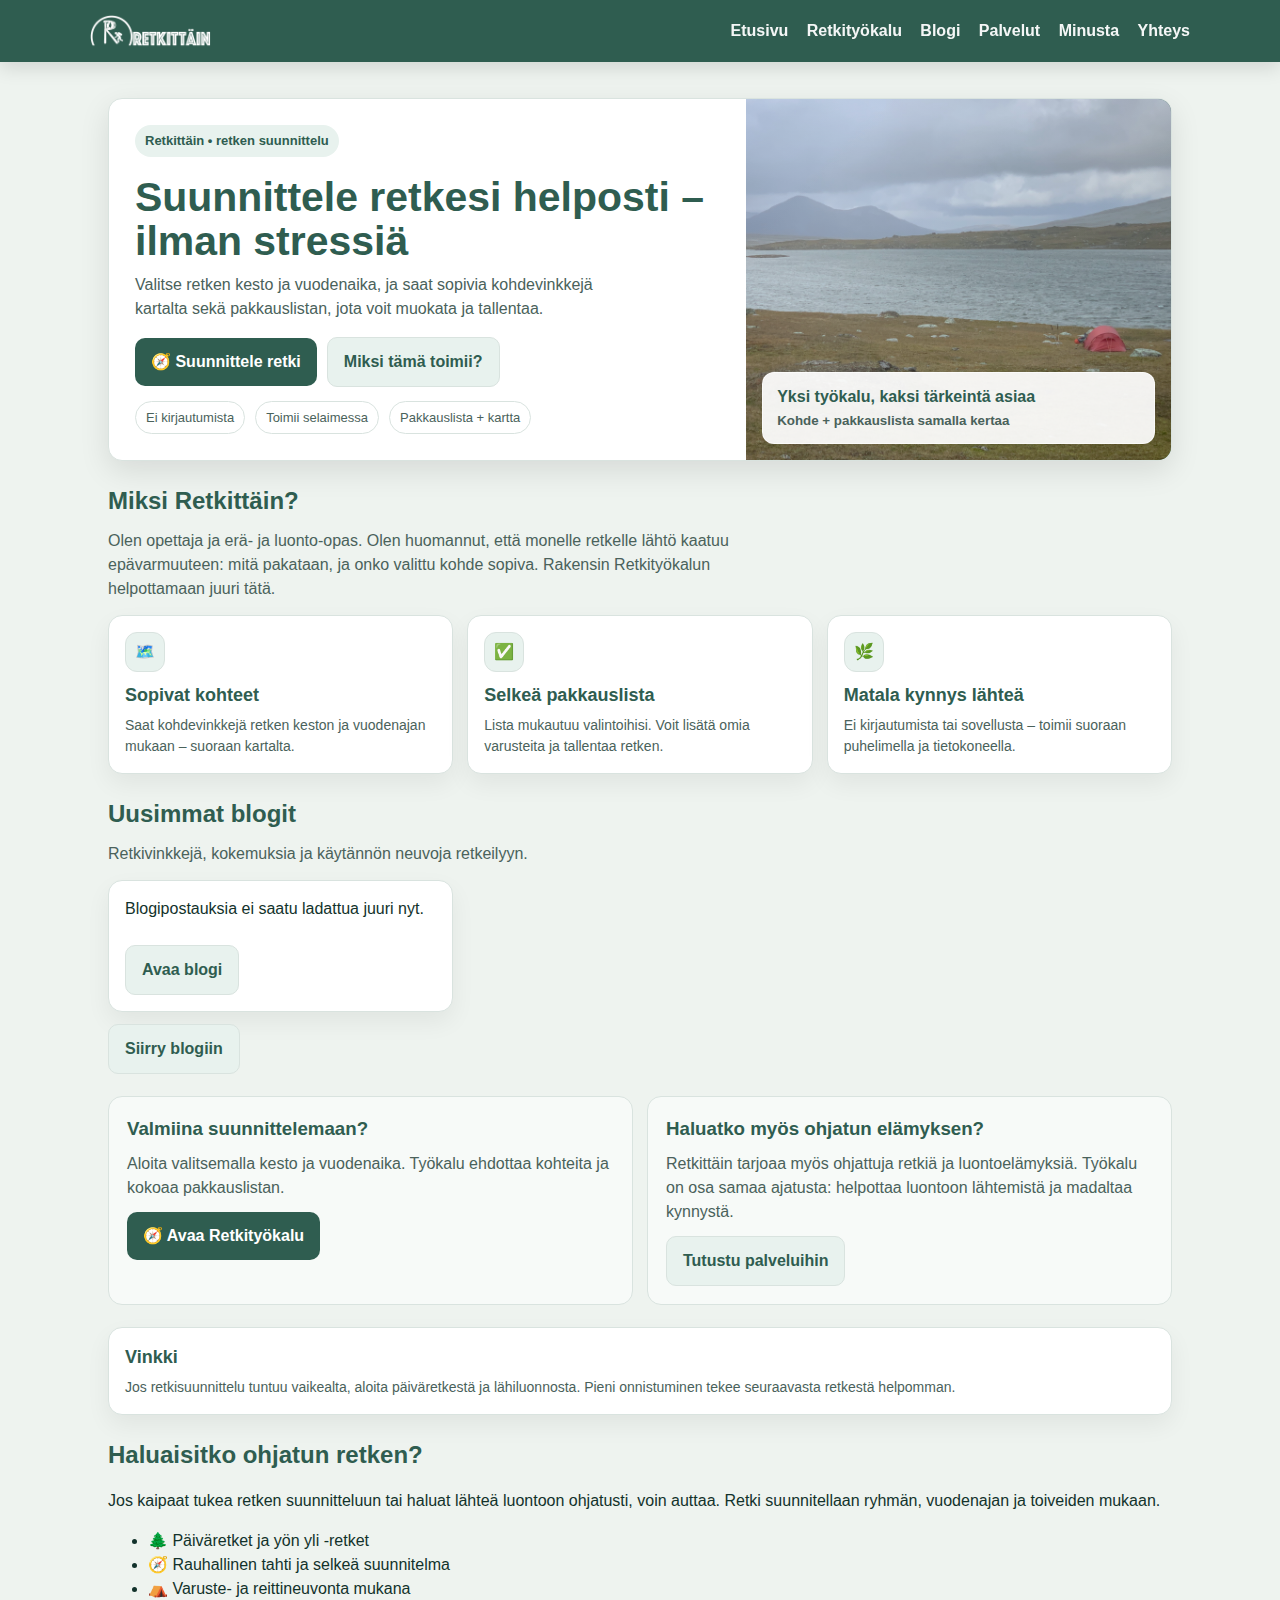
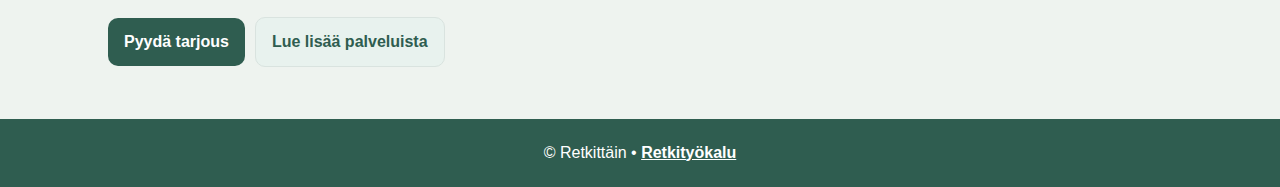
<file: retkittain-site/index.html>
<!DOCTYPE html>
<html lang="fi">
<head>
    <meta charset="UTF-8" />
    <meta name="viewport" content="width=device-width, initial-scale=1.0" />
    <title>Retkittäin – Etusivu</title>

    <style>
        :root {
            --bg: #eef3ef;
            --brand: #2f5d50;
            --brand2: #3c7a6a;
            --card: #f7faf8;
            --text: #12322b;
            --muted: #4a625b;
            --border: #d9e3df;
            --shadow: 0 10px 30px rgba(0,0,0,0.10);
            --radius: 14px;
        }

        * {
            box-sizing: border-box;
        }

        body {
            margin: 0;
            font-family: Arial, sans-serif;
            background: var(--bg);
            color: var(--text);
            line-height: 1.5;
        }

        header {
            background: var(--brand);
            padding: 14px 18px;
            position: sticky;
            top: 0;
            z-index: 50;
            box-shadow: 0 6px 18px rgba(0,0,0,0.12);
        }

        .topbar {
            max-width: 1100px;
            margin: 0 auto;
            display: flex;
            align-items: center;
            justify-content: space-between;
            gap: 12px;
        }

        .brand {
            display: flex;
            align-items: center;
            gap: 10px;
            color: #fff;
            text-decoration: none;
            font-weight: 800;
            letter-spacing: .2px;
            font-size: 20px;
            white-space: nowrap;
        }

            .brand img {
                height: 34px;
                width: auto;
                display: block;
            }

        nav a {
            color: #fff;
            text-decoration: none;
            font-weight: 700;
            margin-left: 14px;
            opacity: .95;
        }

            nav a:hover {
                opacity: 1;
                text-decoration: underline;
            }

        main {
            max-width: 1100px;
            margin: 0 auto;
            padding: 18px;
        }

        /* HERO */
        .hero {
            margin-top: 18px;
            background: #fff;
            border: 1px solid var(--border);
            border-radius: var(--radius);
            overflow: hidden;
            box-shadow: var(--shadow);
            display: grid;
            grid-template-columns: 1.2fr .8fr;
            gap: 0;
        }

        .hero-content {
            padding: 26px;
        }

        .kicker {
            display: inline-block;
            padding: 6px 10px;
            border-radius: 999px;
            background: #e8f2ee;
            color: var(--brand);
            font-weight: 800;
            font-size: 13px;
            margin-bottom: 10px;
        }

        h1 {
            margin: 8px 0 10px;
            color: var(--brand);
            font-size: clamp(28px, 3.2vw, 44px);
            line-height: 1.08;
        }

        .lead {
            margin: 0 0 16px;
            color: var(--muted);
            font-size: 16px;
            max-width: 52ch;
        }

        .cta-row {
            display: flex;
            gap: 10px;
            flex-wrap: wrap;
            align-items: center;
            margin-top: 14px;
        }

        .btn {
            display: inline-flex;
            align-items: center;
            justify-content: center;
            gap: 8px;
            padding: 12px 16px;
            border-radius: 10px;
            border: 0;
            cursor: pointer;
            font-weight: 800;
            text-decoration: none;
            white-space: nowrap;
        }

            .btn.primary {
                background: var(--brand);
                color: #fff;
            }

                .btn.primary:hover {
                    background: #264b41;
                }

            .btn.secondary {
                background: #e8f2ee;
                color: var(--brand);
                border: 1px solid var(--border);
            }

                .btn.secondary:hover {
                    background: #dceee7;
                }

        .hero-meta {
            display: flex;
            gap: 10px;
            flex-wrap: wrap;
            margin-top: 14px;
            color: var(--muted);
            font-size: 13px;
        }

        .chip {
            padding: 6px 10px;
            border: 1px solid var(--border);
            border-radius: 999px;
            background: #fff;
        }

        .hero-media {
            position: relative;
            min-height: 280px;
            background: linear-gradient(135deg, #1f3e36, #3c7a6a);
        }

            .hero-media img {
                position: absolute;
                inset: 0;
                width: 100%;
                height: 100%;
                object-fit: cover;
                opacity: .92;
            }

            .hero-media .overlay {
                position: absolute;
                inset: 0;
                background: radial-gradient(circle at 20% 20%, rgba(255,255,255,.22), rgba(0,0,0,.15));
            }

            .hero-media .badge {
                position: absolute;
                bottom: 16px;
                left: 16px;
                right: 16px;
                padding: 12px 14px;
                border-radius: 12px;
                background: rgba(255,255,255,.92);
                border: 1px solid rgba(255,255,255,.6);
                font-weight: 800;
                color: var(--brand);
            }

                .hero-media .badge small {
                    display: block;
                    font-weight: 700;
                    color: var(--muted);
                    margin-top: 2px;
                }

        /* SECTIONS */
        .section {
            margin-top: 22px;
        }

            .section h2 {
                margin: 0 0 10px;
                color: var(--brand);
                font-size: 24px;
            }

        .muted {
            color: var(--muted);
            margin: 0 0 14px;
            max-width: 75ch;
        }

        .grid3 {
            display: grid;
            grid-template-columns: repeat(3, 1fr);
            gap: 14px;
        }

        .card {
            background: #fff;
            border: 1px solid var(--border);
            border-radius: var(--radius);
            padding: 16px;
            box-shadow: 0 10px 24px rgba(0,0,0,0.06);
        }

            .card h3 {
                margin: 0 0 6px;
                color: var(--brand);
                font-size: 18px;
            }

            .card p {
                margin: 0;
                color: var(--muted);
                font-size: 14px;
            }

        .icon {
            width: 40px;
            height: 40px;
            border-radius: 12px;
            display: flex;
            align-items: center;
            justify-content: center;
            background: #e8f2ee;
            color: var(--brand);
            font-weight: 900;
            margin-bottom: 10px;
            border: 1px solid var(--border);
            user-select: none;
        }

        /* ABOUT + CTA BLOCK */
        .split {
            display: grid;
            grid-template-columns: 1fr 1fr;
            gap: 14px;
        }

        .cta-block {
            background: var(--card);
            border: 1px solid var(--border);
            border-radius: var(--radius);
            padding: 18px;
        }

            .cta-block h3 {
                margin: 0 0 8px;
                color: var(--brand);
            }

            .cta-block p {
                margin: 0 0 12px;
                color: var(--muted);
            }

        footer {
            margin-top: 34px;
            padding: 22px 18px;
            background: var(--brand);
            color: #fff;
            text-align: center;
        }

            footer a {
                color: #fff;
                font-weight: 800;
            }

        /* Responsive */
        @media (max-width: 920px) {
            .hero {
                grid-template-columns: 1fr;
            }

            .hero-media {
                min-height: 240px;
            }

            .grid3 {
                grid-template-columns: 1fr;
            }

            .split {
                grid-template-columns: 1fr;
            }

            nav a {
                margin-left: 10px;
            }
        }
        /* Blogi-osion kortit etusivulle */
        .blog-grid {
            display: grid;
            grid-template-columns: repeat(3, 1fr);
            gap: 14px;
        }

        .blog-card {
            background: #fff;
            border: 1px solid var(--border);
            border-radius: var(--radius);
            overflow: hidden;
            box-shadow: 0 10px 24px rgba(0,0,0,0.06);
            display: flex;
            flex-direction: column;
        }

            .blog-card .thumb {
                width: 100%;
                height: 160px;
                object-fit: cover;
                display: block;
                background: #e8f2ee;
            }

            .blog-card .content {
                padding: 14px;
                display: flex;
                flex-direction: column;
                gap: 8px;
            }

            .blog-card h3 {
                margin: 0;
                color: var(--brand);
                font-size: 18px;
                line-height: 1.15;
            }

            .blog-card .meta {
                color: var(--muted);
                font-size: 13px;
            }

            .blog-card p {
                margin: 0;
                color: var(--muted);
                font-size: 14px;
            }

            .blog-card a {
                margin-top: 8px;
                font-weight: 800;
                color: var(--brand);
                text-decoration: none;
            }

                .blog-card a:hover {
                    text-decoration: underline;
                }

        @media (max-width: 920px) {
            .blog-grid {
                grid-template-columns: 1fr;
            }
        }

    </style>
</head>

<body>
    <header>
        <div class="topbar">
            <a class="brand" href="index.html">
                <!-- Jos sinulla on logo, vaihda src esim. "logo.png" -->
                <img src="img/leveabanneri_white.png" alt="Retkittäin logo">
            </a>

            <nav>
                <a href="index.html">Etusivu</a>
                <a href="tyokalu.html">Retkityökalu</a>
                <a href="blog.html">Blogi</a>
                <a href="palvelut.html">Palvelut</a>
                <a href="minusta.html">Minusta</a>
                <a href="yhteys.html">Yhteys</a>
            </nav>
        </div>
    </header>

    <main>
        <!-- HERO -->
        <section class="hero">
            <div class="hero-content">
                <div class="kicker">Retkittäin • retken suunnittelu</div>
                <h1>Suunnittele retkesi helposti – ilman stressiä</h1>
                <p class="lead">
                    Valitse retken kesto ja vuodenaika, ja saat sopivia kohdevinkkejä kartalta sekä
                    pakkauslistan, jota voit muokata ja tallentaa.
                </p>

                <div class="cta-row">
                    <a class="btn primary" href="tyokalu.html">🧭 Suunnittele retki</a>
                    <a class="btn secondary" href="#miksi">Miksi tämä toimii?</a>
                </div>

                <div class="hero-meta">
                    <span class="chip">Ei kirjautumista</span>
                    <span class="chip">Toimii selaimessa</span>
                    <span class="chip">Pakkauslista + kartta</span>
                </div>
            </div>

            <div class="hero-media" aria-hidden="true">
                <!-- Vaihda tähän oma hero-kuvasi: esim. hero.jpg -->
                <img src="img/hero.jpg" alt="">
                <div class="overlay"></div>
                <div class="badge">
                    Yksi työkalu, kaksi tärkeintä asiaa
                    <small>Kohde + pakkauslista samalla kertaa</small>
                </div>
            </div>
        </section>

        <!-- WHY -->
        <section class="section" id="miksi">
            <h2>Miksi Retkittäin?</h2>
            <p class="muted">
                Olen opettaja ja erä- ja luonto-opas. Olen huomannut, että monelle retkelle lähtö kaatuu epävarmuuteen:
                mitä pakataan, ja onko valittu kohde sopiva. Rakensin Retkityökalun helpottamaan juuri tätä.
            </p>

            <div class="grid3">
                <div class="card">
                    <div class="icon">🗺️</div>
                    <h3>Sopivat kohteet</h3>
                    <p>Saat kohdevinkkejä retken keston ja vuodenajan mukaan – suoraan kartalta.</p>
                </div>

                <div class="card">
                    <div class="icon">✅</div>
                    <h3>Selkeä pakkauslista</h3>
                    <p>Lista mukautuu valintoihisi. Voit lisätä omia varusteita ja tallentaa retken.</p>
                </div>

                <div class="card">
                    <div class="icon">🌿</div>
                    <h3>Matala kynnys lähteä</h3>
                    <p>Ei kirjautumista tai sovellusta – toimii suoraan puhelimella ja tietokoneella.</p>
                </div>
            </div>
        </section>

        <section class="section" id="uusimmat">
            <h2>Uusimmat blogit</h2>
            <p class="muted">Retkivinkkejä, kokemuksia ja käytännön neuvoja retkeilyyn.</p>

            <div id="blogPosts" class="blog-grid">
                <div class="card">Ladataan blogipostauksia…</div>
            </div>

            <div class="cta-row" style="margin-top:12px;">
                <a class="btn secondary" href="https://retkittain.wordpress.com" target="_blank" rel="noopener">
                    Siirry blogiin
                </a>
            </div>
        </section>


        <!-- CTA BLOCK -->
        <section class="section">
            <div class="split">
                <div class="cta-block">
                    <h3>Valmiina suunnittelemaan?</h3>
                    <p>
                        Aloita valitsemalla kesto ja vuodenaika. Työkalu ehdottaa kohteita ja kokoaa pakkauslistan.
                    </p>
                    <a class="btn primary" href="tyokalu.html">🧭 Avaa Retkityökalu</a>
                </div>

                <div class="cta-block">
                    <h3>Haluatko myös ohjatun elämyksen?</h3>
                    <p>
                        Retkittäin tarjoaa myös ohjattuja retkiä ja luontoelämyksiä. Työkalu on osa samaa ajatusta:
                        helpottaa luontoon lähtemistä ja madaltaa kynnystä.
                    </p>
                    <a class="btn secondary" href="palvelut.html">Tutustu palveluihin</a>
                </div>
            </div>
        </section>

        <!-- SMALL TRUST STRIP -->
        <section class="section">
            <div class="card">
                <h3>Vinkki</h3>
                <p>
                    Jos retkisuunnittelu tuntuu vaikealta, aloita päiväretkestä ja lähiluonnosta.
                    Pieni onnistuminen tekee seuraavasta retkestä helpomman.
                </p>
            </div>
        </section>
        <section class="section">
            <div class="offer-box">
                <div class="offer-text">
                    <h2>Haluaisitko ohjatun retken?</h2>
                    <p>
                        Jos kaipaat tukea retken suunnitteluun tai haluat lähteä luontoon
                        ohjatusti, voin auttaa. Retki suunnitellaan ryhmän, vuodenajan ja
                        toiveiden mukaan.
                    </p>

                    <ul class="offer-list">
                        <li>🌲 Päiväretket ja yön yli -retket</li>
                        <li>🧭 Rauhallinen tahti ja selkeä suunnitelma</li>
                        <li>⛺ Varuste- ja reittineuvonta mukana</li>
                    </ul>

                    <div class="cta-row">
                        <a class="btn primary" href="palvelut.html#ota-yhteytta">
                            Pyydä tarjous
                        </a>
                        <a class="btn secondary" href="palvelut.html">
                            Lue lisää palveluista
                        </a>
                    </div>
                </div>
            </div>
        </section>

    </main>

    <footer>
        © Retkittäin • <a href="tyokalu.html">Retkityökalu</a>
    </footer>
    <script>async function loadLatestPosts() {
    const container = document.getElementById("blogPosts");
    if (!container) return;

    const site = "retkittain.wordpress.com";
    const api = `https://public-api.wordpress.com/rest/v1.1/sites/${encodeURIComponent(site)}/posts/?number=3&fields=title,URL,date,excerpt,featured_image`;

    try {
      const res = await fetch(api);
      if (!res.ok) throw new Error("HTTP " + res.status);
      const data = await res.json();

      if (!data.posts || data.posts.length === 0) {
        container.innerHTML = `<div class="card">Ei postauksia vielä.</div>`;
        return;
      }

      const html = data.posts.map(post => {
        const date = new Date(post.date).toLocaleDateString("fi-FI");
        const img = post.featured_image || "";
        const excerptText = stripHtml(post.excerpt || "").trim();

        return `
          <article class="blog-card">
            ${img ? `<img class="thumb" src="${escapeAttr(img)}" alt="">` : `<div class="thumb"></div>`}
            <div class="content">
              <h3>${escapeHtml(post.title || "Uusi julkaisu")}</h3>
              <div class="meta">${date}</div>
              <p>${escapeHtml(truncate(excerptText, 160))}</p>
              <a href="${escapeAttr(post.URL)}" target="_blank" rel="noopener">Lue lisää →</a>
            </div>
          </article>
        `;
      }).join("");

      container.innerHTML = html;
    } catch (err) {
      console.warn("Blogien lataus epäonnistui:", err);
      container.innerHTML = `
        <div class="card">
          Blogipostauksia ei saatu ladattua juuri nyt.
          <br><br>
          <a class="btn secondary" href="https://retkittain.wordpress.com" target="_blank" rel="noopener">
            Avaa blogi
          </a>
        </div>
      `;
    }
  }

  function stripHtml(html) {
    const div = document.createElement("div");
    div.innerHTML = html;
    return div.textContent || div.innerText || "";
  }

  function truncate(text, maxLen) {
    if (!text) return "";
    if (text.length <= maxLen) return text;
    return text.slice(0, maxLen - 1) + "…";
  }

  function escapeHtml(str) {
    return String(str)
      .replaceAll("&", "&amp;")
      .replaceAll("<", "&lt;")
      .replaceAll(">", "&gt;")
      .replaceAll('"', "&quot;")
      .replaceAll("'", "&#039;");
  }

  function escapeAttr(str) {
    return escapeHtml(str);
  }

  window.addEventListener("load", loadLatestPosts);</script>

</body>
</html>
</file>
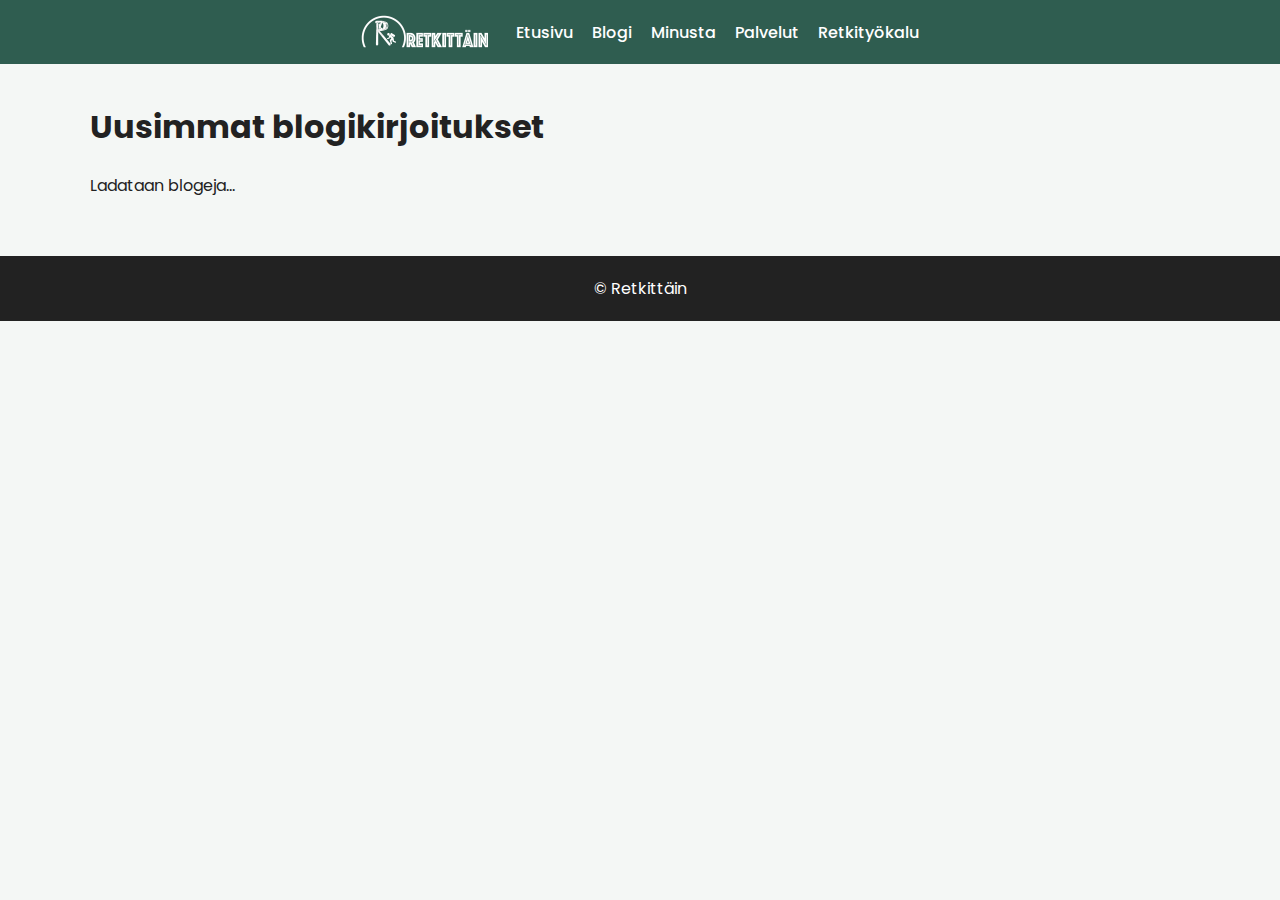
<file: retkittain-site/blog.html>
<!DOCTYPE html>
<html lang="fi">
<head>
<meta charset="UTF-8">
<title>Retkittäin – Blogi</title>
<link rel="stylesheet" href="style.css">
</head>
<body>
    <header>
        <div class="topbar">
            <a class="brand" href="index.html">
                <img src="img/leveabanneri_white.png" alt="Retkittäin logo">
            </a>

            <nav>
                <a href="index.html">Etusivu</a>
                <a href="blog.html">Blogi</a>
                <a href="minusta.html">Minusta</a>
                <a href="palvelut.html">Palvelut</a>
                <a href="tyokalu.html">Retkityökalu</a>
            </nav>
        </div>
    </header>

    <main class="container">
        <h1>Uusimmat blogikirjoitukset</h1>
        <div id="blogPosts">Ladataan blogeja...</div>
    </main>

    <script>async function loadBlog() {
            const rssUrl = "https://retkittain.wordpress.com/feed/";
            const api = "https://api.rss2json.com/v1/api.json?rss_url=" + encodeURIComponent(rssUrl);
            const res = await fetch(api);
            const data = await res.json();
            let html = "";
            data.items.slice(0, 5).forEach(post => {
                const text = post.description.replace(/<[^>]*>?/gm, '').substring(0, 200);
                html += `
              <article class="blog-card">
                <h3>${post.title}</h3>
                <small>${new Date(post.pubDate).toLocaleDateString('fi-FI')}</small>
                <p>${text}...</p>
                <a class="button" href="${post.link}" target="_blank">Lue lisää →</a>
              </article>
            `;
            });
            document.getElementById("blogPosts").innerHTML = html;
        }
        loadBlog();</script>

    <footer>© Retkittäin</footer>
</body>
</html>
</file>
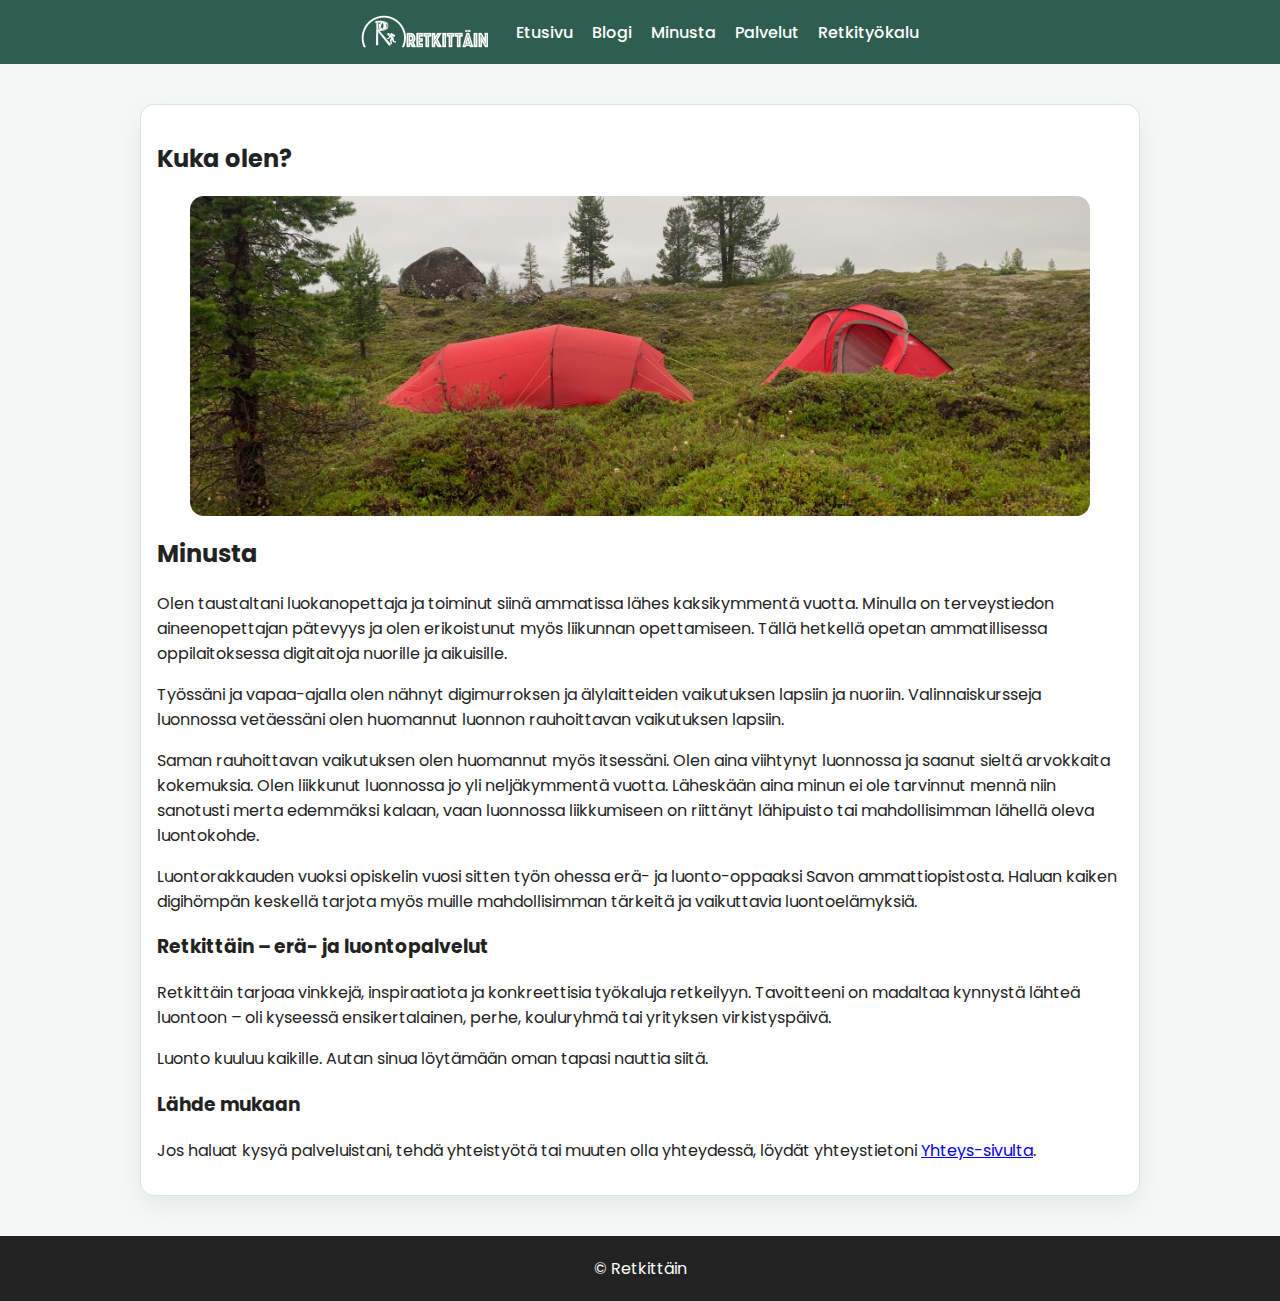
<file: retkittain-site/minusta.html>
<!DOCTYPE html>
<html lang="fi">
<head>
<meta charset="UTF-8">
<title>Retkittäin – Minusta</title>
<link rel="stylesheet" href="style.css">
</head>
<body>
    <header>
        <div class="topbar">
            <a class="brand" href="index.html">
                <img src="img/leveabanneri_white.png" alt="Retkittäin logo">
            </a>

            <nav>
                <a href="index.html">Etusivu</a>
                <a href="blog.html">Blogi</a>
                <a href="minusta.html">Minusta</a>
                <a href="palvelut.html">Palvelut</a>
                <a href="tyokalu.html">Retkityökalu</a>
            </nav>
        </div>
    </header>


    <main>
        <div class="card">
            <h2>Kuka olen?</h2>
            <img src="img/teltta1.jpg" class="responsive" alt="Retkikuva">
            <h2>Minusta</h2>

            <p>Olen taustaltani luokanopettaja ja toiminut siinä ammatissa lähes kaksikymmentä vuotta. Minulla on terveystiedon aineenopettajan pätevyys ja olen erikoistunut myös liikunnan opettamiseen. Tällä hetkellä opetan ammatillisessa oppilaitoksessa digitaitoja nuorille ja aikuisille.</p>

            <p>Työssäni ja vapaa-ajalla olen nähnyt digimurroksen ja älylaitteiden vaikutuksen lapsiin ja nuoriin. Valinnaiskursseja luonnossa vetäessäni olen huomannut luonnon rauhoittavan vaikutuksen lapsiin.</p>

            <p>Saman rauhoittavan vaikutuksen olen huomannut myös itsessäni. Olen aina viihtynyt luonnossa ja saanut sieltä arvokkaita kokemuksia. Olen liikkunut luonnossa jo yli neljäkymmentä vuotta. Läheskään aina minun ei ole tarvinnut mennä niin sanotusti merta edemmäksi kalaan, vaan luonnossa liikkumiseen on riittänyt lähipuisto tai mahdollisimman lähellä oleva luontokohde.</p>

            <p>Luontorakkauden vuoksi opiskelin vuosi sitten työn ohessa erä- ja luonto-oppaaksi Savon ammattiopistosta. Haluan kaiken digihömpän keskellä tarjota myös muille mahdollisimman tärkeitä ja vaikuttavia luontoelämyksiä.</p>

            <h3>Retkittäin – erä- ja luontopalvelut</h3>

            <p>Retkittäin tarjoaa vinkkejä, inspiraatiota ja konkreettisia työkaluja retkeilyyn. Tavoitteeni on madaltaa kynnystä lähteä luontoon – oli kyseessä ensikertalainen, perhe, kouluryhmä tai yrityksen virkistyspäivä.</p>

            <p>Luonto kuuluu kaikille. Autan sinua löytämään oman tapasi nauttia siitä.</p>

            <h3>Lähde mukaan</h3>
            <p>Jos haluat kysyä palveluistani, tehdä yhteistyötä tai muuten olla yhteydessä, löydät yhteystietoni <a href="yhteys.html">Yhteys-sivulta</a>.</p>
    </main>

    <footer>© Retkittäin</footer>
</body>
</html>
</file>
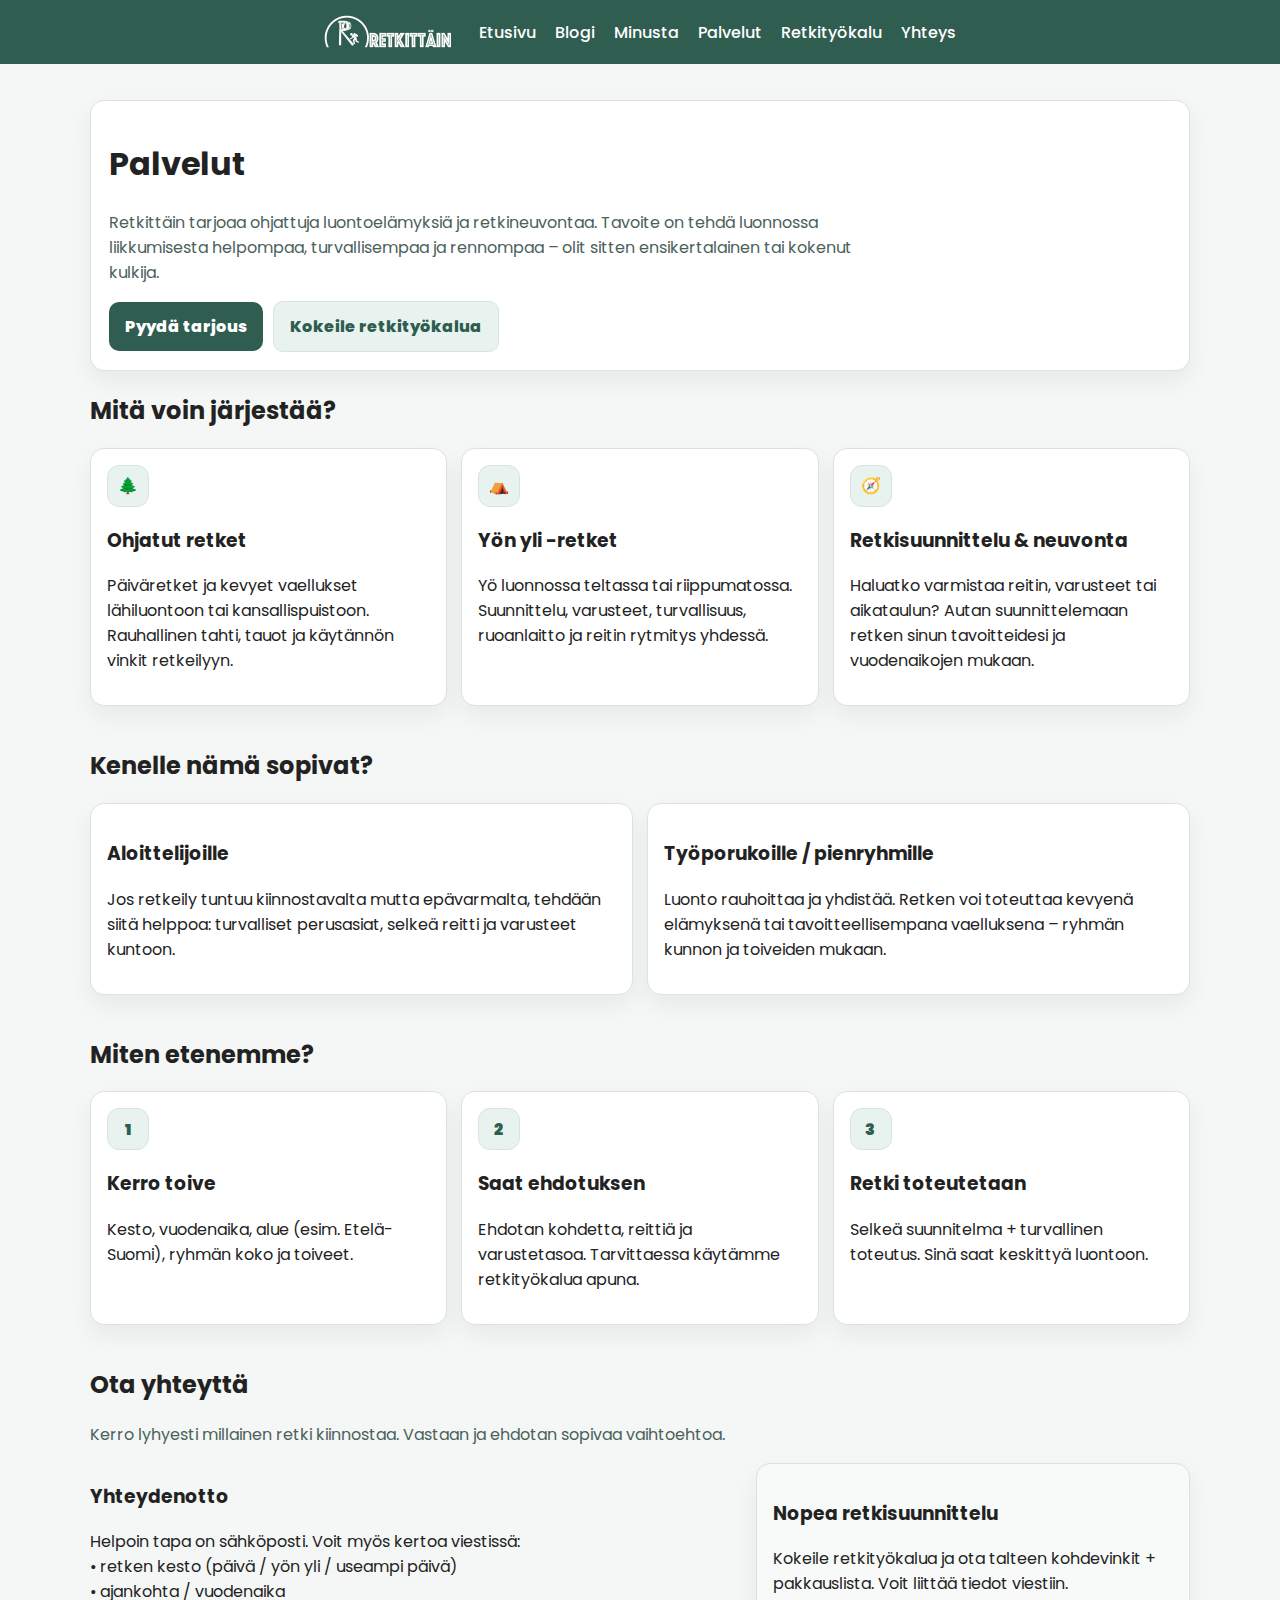
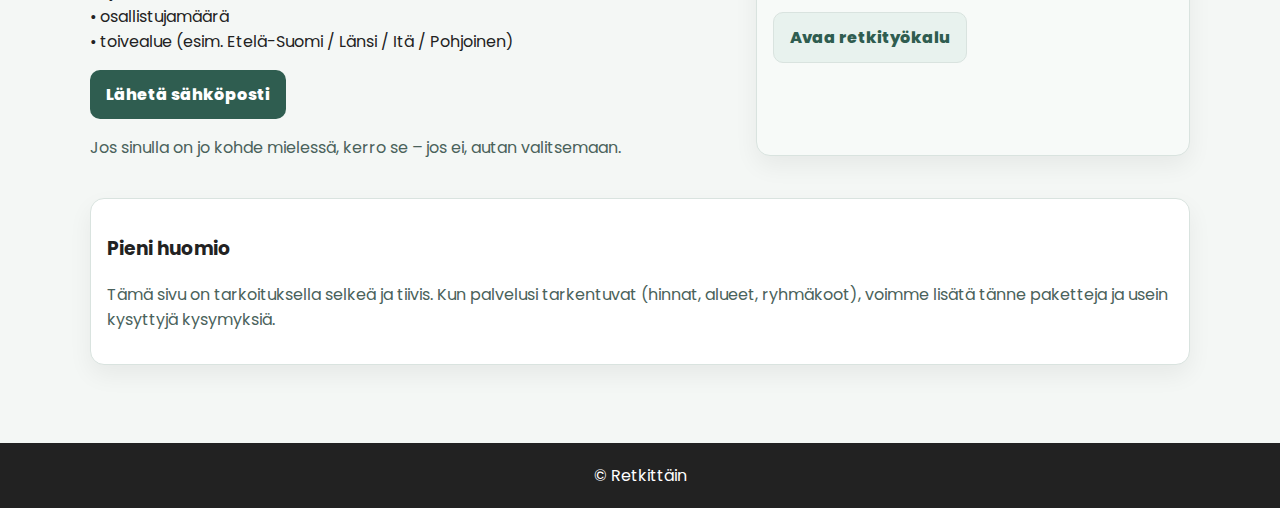
<file: retkittain-site/palvelut.html>
<!DOCTYPE html>
<html lang="fi">
<head>
    <meta charset="UTF-8" />
    <meta name="viewport" content="width=device-width, initial-scale=1.0" />
    <title>Retkittäin – Palvelut</title>
    <link rel="stylesheet" href="style.css" />
</head>
<body>

    <header>
        <div class="topbar">
            <a class="brand" href="index.html">
                <img src="img/leveabanneri_white.png" alt="Retkittäin logo">
            </a>

            <nav>
                <a href="index.html">Etusivu</a>
                <a href="blog.html">Blogi</a>
                <a href="minusta.html">Minusta</a>
                <a href="palvelut.html">Palvelut</a>
                <a href="tyokalu.html">Retkityökalu</a>
                <a href="yhteys.html">Yhteys</a>
            </nav>
        </div>
    </header>

    <main class="container">
        <section class="page-hero">
            <h1>Palvelut</h1>
            <p class="lead">
                Retkittäin tarjoaa ohjattuja luontoelämyksiä ja retkineuvontaa. Tavoite on tehdä luonnossa liikkumisesta
                helpompaa, turvallisempaa ja rennompaa – olit sitten ensikertalainen tai kokenut kulkija.
            </p>

            <div class="cta-row">
                <a class="btn primary" href="#ota-yhteytta">Pyydä tarjous</a>
                <a class="btn secondary" href="tyokalu.html">Kokeile retkityökalua</a>
            </div>
        </section>

        <section class="section">
            <h2>Mitä voin järjestää?</h2>

            <div class="grid3">
                <article class="card">
                    <div class="icon">🌲</div>
                    <h3>Ohjatut retket</h3>
                    <p>
                        Päiväretket ja kevyet vaellukset lähiluontoon tai kansallispuistoon. Rauhallinen tahti, tauot ja
                        käytännön vinkit retkeilyyn.
                    </p>
                </article>

                <article class="card">
                    <div class="icon">⛺</div>
                    <h3>Yön yli -retket</h3>
                    <p>
                        Yö luonnossa teltassa tai riippumatossa. Suunnittelu, varusteet, turvallisuus, ruoanlaitto ja reitin
                        rytmitys yhdessä.
                    </p>
                </article>

                <article class="card">
                    <div class="icon">🧭</div>
                    <h3>Retkisuunnittelu & neuvonta</h3>
                    <p>
                        Haluatko varmistaa reitin, varusteet tai aikataulun? Autan suunnittelemaan retken sinun tavoitteidesi
                        ja vuodenaikojen mukaan.
                    </p>
                </article>
            </div>
        </section>

        <section class="section">
            <h2>Kenelle nämä sopivat?</h2>
            <div class="grid2">
                <div class="card">
                    <h3>Aloittelijoille</h3>
                    <p>
                        Jos retkeily tuntuu kiinnostavalta mutta epävarmalta, tehdään siitä helppoa: turvalliset perusasiat,
                        selkeä reitti ja varusteet kuntoon.
                    </p>
                </div>
                <div class="card">
                    <h3>Työporukoille / pienryhmille</h3>
                    <p>
                        Luonto rauhoittaa ja yhdistää. Retken voi toteuttaa kevyenä elämyksenä tai tavoitteellisempana
                        vaelluksena – ryhmän kunnon ja toiveiden mukaan.
                    </p>
                </div>
            </div>
        </section>

        <section class="section">
            <h2>Miten etenemme?</h2>
            <div class="grid3">
                <div class="card">
                    <div class="icon">1</div>
                    <h3>Kerro toive</h3>
                    <p>Kesto, vuodenaika, alue (esim. Etelä-Suomi), ryhmän koko ja toiveet.</p>
                </div>
                <div class="card">
                    <div class="icon">2</div>
                    <h3>Saat ehdotuksen</h3>
                    <p>Ehdotan kohdetta, reittiä ja varustetasoa. Tarvittaessa käytämme retkityökalua apuna.</p>
                </div>
                <div class="card">
                    <div class="icon">3</div>
                    <h3>Retki toteutetaan</h3>
                    <p>Selkeä suunnitelma + turvallinen toteutus. Sinä saat keskittyä luontoon.</p>
                </div>
            </div>
        </section>

        <section class="section" id="ota-yhteytta">
            <h2>Ota yhteyttä</h2>
            <p class="muted">
                Kerro lyhyesti millainen retki kiinnostaa. Vastaan ja ehdotan sopivaa vaihtoehtoa.
            </p>

            <div class="contact-card">
                <div>
                    <h3>Yhteydenotto</h3>
                    <p>
                        Helpoin tapa on sähköposti. Voit myös kertoa viestissä:
                        <br>• retken kesto (päivä / yön yli / useampi päivä)
                        <br>• ajankohta / vuodenaika
                        <br>• osallistujamäärä
                        <br>• toivealue (esim. Etelä-Suomi / Länsi / Itä / Pohjoinen)
                    </p>

                    <!-- VAIHDA oma sähköposti -->
                    <p style="margin-top:12px;">
                        <a class="btn primary" href="mailto:retkittain@gmail.com?subject=Retkittäin%20-%20retkitiedustelu">
                            Lähetä sähköposti
                        </a>
                    </p>

                    <p class="muted" style="margin-top:8px;">
                        Jos sinulla on jo kohde mielessä, kerro se – jos ei, autan valitsemaan.
                    </p>
                </div>

                <div class="card subtle">
                    <h3>Nopea retkisuunnittelu</h3>
                    <p>
                        Kokeile retkityökalua ja ota talteen kohdevinkit + pakkauslista. Voit liittää tiedot viestiin.
                    </p>
                    <a class="btn secondary" href="tyokalu.html">Avaa retkityökalu</a>
                </div>
            </div>
        </section>

        <section class="section">
            <div class="card">
                <h3>Pieni huomio</h3>
                <p class="muted">
                    Tämä sivu on tarkoituksella selkeä ja tiivis. Kun palvelusi tarkentuvat (hinnat, alueet, ryhmäkoot),
                    voimme lisätä tänne paketteja ja usein kysyttyjä kysymyksiä.
                </p>
            </div>
        </section>
    </main>

    <footer>
        © Retkittäin
    </footer>

</body>
</html>
</file>
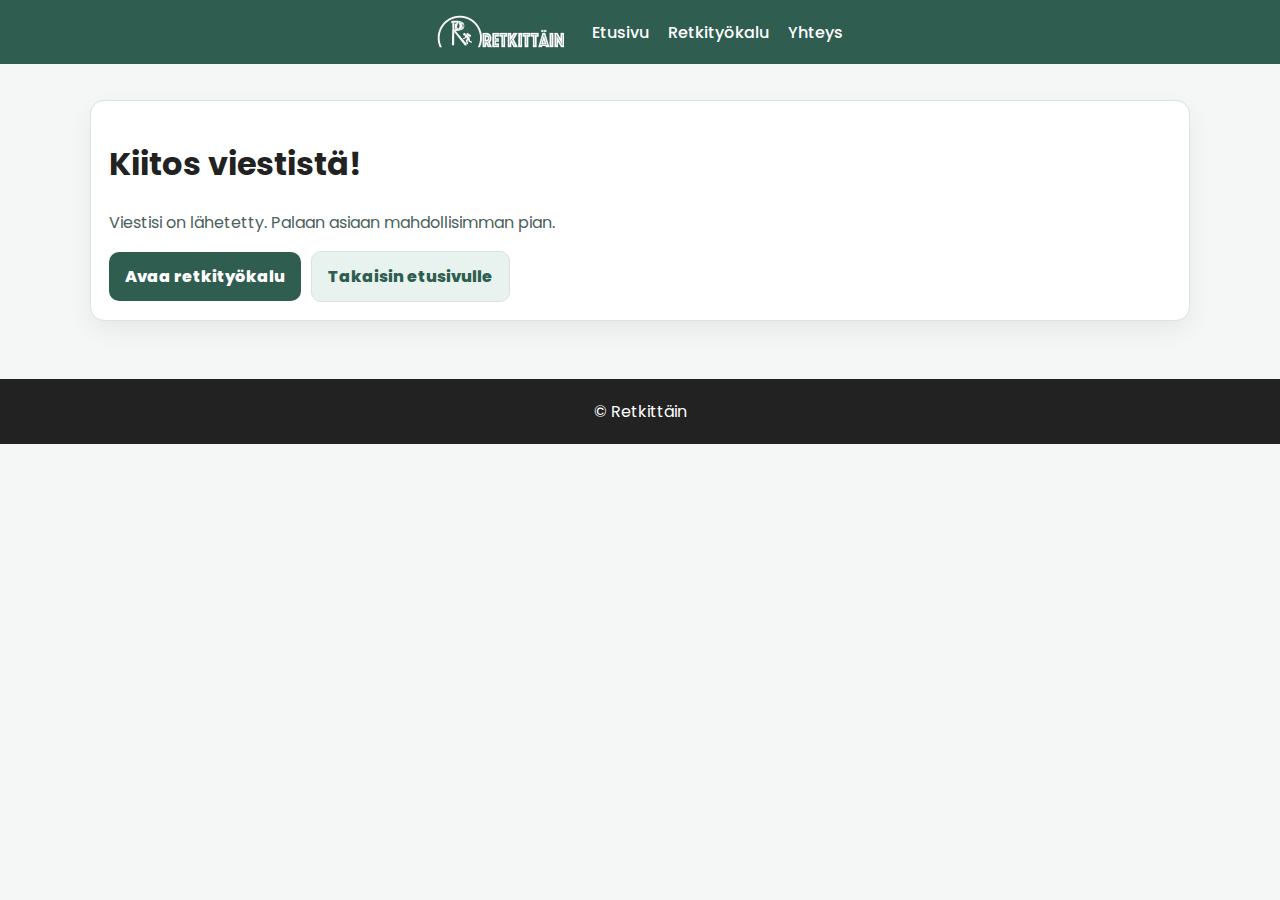
<file: retkittain-site/thanks.html>
﻿<!DOCTYPE html>
<html lang="fi">
<head>
    <meta charset="UTF-8" />
    <meta name="viewport" content="width=device-width, initial-scale=1.0" />
    <title>Kiitos – Retkittäin</title>
    <link rel="stylesheet" href="style.css" />
</head>
<body>

    <header>
        <div class="topbar">
            <a class="brand" href="index.html">
                <img src="img/leveabanneri_white.png" alt="Retkittäin logo">
            </a>
            <nav>
                <a href="index.html">Etusivu</a>
                <a href="tyokalu.html">Retkityökalu</a>
                <a href="yhteys.html">Yhteys</a>
            </nav>
        </div>
    </header>

    <main class="container">
        <section class="page-hero">
            <h1>Kiitos viestistä!</h1>
            <p class="lead">Viestisi on lähetetty. Palaan asiaan mahdollisimman pian.</p>
            <div class="cta-row">
                <a class="btn primary" href="tyokalu.html">Avaa retkityökalu</a>
                <a class="btn secondary" href="index.html">Takaisin etusivulle</a>
            </div>
        </section>
    </main>

    <footer>© Retkittäin</footer>
</body>
</html>
</file>
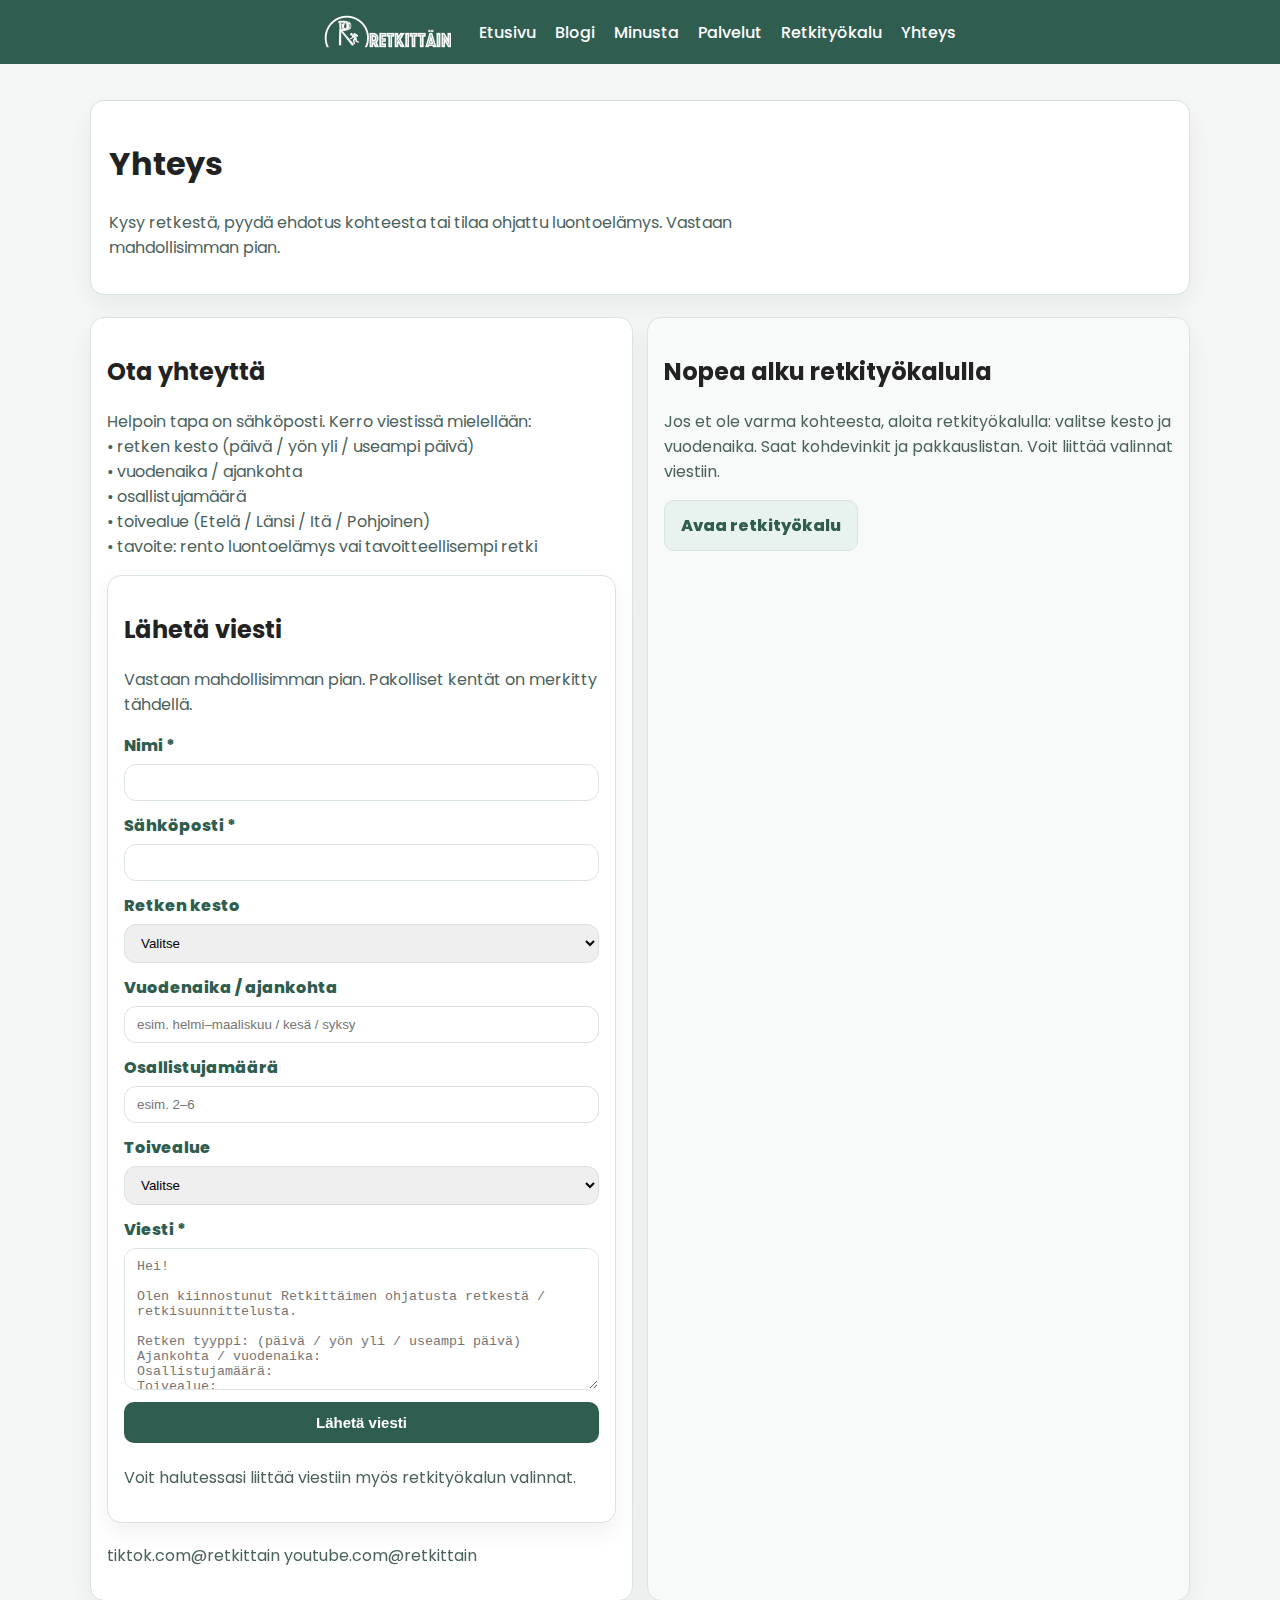
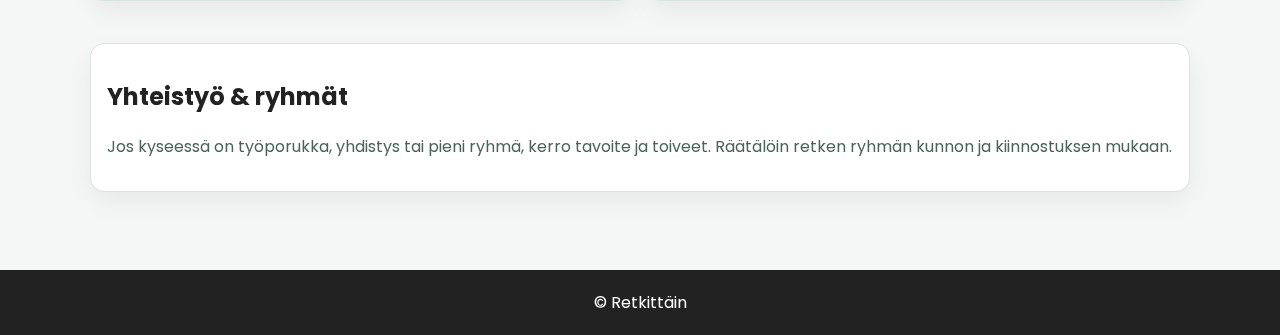
<file: retkittain-site/yhteys.html>
<!DOCTYPE html>
<html lang="fi">
<head>
    <meta charset="UTF-8" />
    <meta name="viewport" content="width=device-width, initial-scale=1.0" />
    <title>Retkittäin – Yhteys</title>
    <link rel="stylesheet" href="style.css" />
</head>
<body>

    <header>
        <div class="topbar">
            <a class="brand" href="index.html">
                <img src="img/leveabanneri_white.png" alt="Retkittäin logo">
            </a>

            <nav>
                <a href="index.html">Etusivu</a>
                <a href="blog.html">Blogi</a>
                <a href="minusta.html">Minusta</a>
                <a href="palvelut.html">Palvelut</a>
                <a href="tyokalu.html">Retkityökalu</a>
                <a href="yhteys.html">Yhteys</a>
            </nav>
        </div>
    </header>

    <main class="container">
        <section class="page-hero">
            <h1>Yhteys</h1>
            <p class="lead">
                Kysy retkestä, pyydä ehdotus kohteesta tai tilaa ohjattu luontoelämys.
                Vastaan mahdollisimman pian.
            </p>
        </section>

        <section class="section">
            <div class="grid2">
                <div class="card">
                    <h2>Ota yhteyttä</h2>
                    <p class="muted">
                        Helpoin tapa on sähköposti. Kerro viestissä mielellään:
                        <br>• retken kesto (päivä / yön yli / useampi päivä)
                        <br>• vuodenaika / ajankohta
                        <br>• osallistujamäärä
                        <br>• toivealue (Etelä / Länsi / Itä / Pohjoinen)
                        <br>• tavoite: rento luontoelämys vai tavoitteellisempi retki
                    </p>

                    <div class="card">
                        <h2>Lähetä viesti</h2>
                        <p class="muted">Vastaan mahdollisimman pian. Pakolliset kentät on merkitty tähdellä.</p>

                        <form action="https://formspree.io/f/xykwrgyn" method="POST" class="contact-form">
                            <!-- Honeypot (roskapostin esto) -->
                            <input type="text" name="bot-field" class="hp" tabindex="-1" autocomplete="off" />

                            <label>
                                Nimi *
                                <input type="text" name="name" required>
                            </label>

                            <label>
                                Sähköposti *
                                <input type="email" name="email" required>
                            </label>

                            <label>
                                Retken kesto
                                <select name="length">
                                    <option value="">Valitse</option>
                                    <option value="päiväretki">Päiväretki</option>
                                    <option value="yön yli">Yön yli</option>
                                    <option value="useampi päivä">Useampi päivä</option>
                                </select>
                            </label>

                            <label>
                                Vuodenaika / ajankohta
                                <input type="text" name="season" placeholder="esim. helmi–maaliskuu / kesä / syksy">
                            </label>

                            <label>
                                Osallistujamäärä
                                <input type="text" name="group_size" placeholder="esim. 2–6">
                            </label>

                            <label>
                                Toivealue
                                <select name="area">
                                    <option value="">Valitse</option>
                                    <option value="Etelä-Suomi">Etelä-Suomi</option>
                                    <option value="Länsi-Suomi">Länsi-Suomi</option>
                                    <option value="Itä-Suomi">Itä-Suomi</option>
                                    <option value="Pohjois-Suomi">Pohjois-Suomi</option>
                                </select>
                            </label>

                            <label>
                                Viesti *
                                <textarea name="message" rows="8" required placeholder="Hei!

Olen kiinnostunut Retkittäimen ohjatusta retkestä / retkisuunnittelusta.

Retken tyyppi: (päivä / yön yli / useampi päivä)
Ajankohta / vuodenaika:
Osallistujamäärä:
Toivealue:
Tavoite: (rentoutuminen, luonnossa liikkuminen, oppiminen, muu)

Lisätietoja / kysymyksiä:
"></textarea>

                            </label>

                            <!-- Sähköpostin otsikkoon järkevä aihe -->
                            <input type="hidden" name="_subject" value="Retkittäin – yhteydenotto">

                            <!-- Ohjaa onnistumisen jälkeen kiitos-sivulle (tehdään kohta) -->
                            <input type="hidden" name="_redirect" value="thanks.html">

                            <button class="btn primary" type="submit">Lähetä viesti</button>
                            <p class="muted" style="margin-top:10px;">Voit halutessasi liittää viestiin myös retkityökalun valinnat.</p>
                        </form>
                    </div>

                    <!-- Halutessasi puhelin/IG tähän -->
                    <p class="muted" style="margin-top:10px;">
                        tiktok.com@retkittain
                        youtube.com@retkittain
                    </p>
                </div>

                <div class="card subtle">
                    <h2>Nopea alku retkityökalulla</h2>
                    <p class="muted">
                        Jos et ole varma kohteesta, aloita retkityökalulla: valitse kesto ja vuodenaika.
                        Saat kohdevinkit ja pakkauslistan. Voit liittää valinnat viestiin.
                    </p>
                    <a class="btn secondary" href="tyokalu.html">Avaa retkityökalu</a>
                </div>
            </div>
        </section>

        <section class="section">
            <div class="card">
                <h2>Yhteistyö & ryhmät</h2>
                <p class="muted">
                    Jos kyseessä on työporukka, yhdistys tai pieni ryhmä, kerro tavoite ja toiveet.
                    Räätälöin retken ryhmän kunnon ja kiinnostuksen mukaan.
                </p>
            </div>
        </section>
    </main>

    <footer>© Retkittäin</footer>

</body>
</html>
</file>
<file: retkittain-site/style.css>
@import url('https://fonts.googleapis.com/css2?family=Poppins:wght@300;400;600&display=swap');

body {
    margin: 0;
    font-family: 'Poppins', sans-serif;
    background: #f4f7f5;
    color: #222;
}

header {
    background: #2f5d50;
    color: white;
    padding: 15px 30px;
    display: flex;
    align-items: center;
    justify-content: space-between;
}

    header h1 {
        margin: 0;
        font-size: 24px;
    }

nav a {
    color: white;
    text-decoration: none;
    margin-left: 15px;
    font-weight: 500;
}

    nav a:hover {
        text-decoration: underline;
    }

main {
    max-width: 1000px;
    margin: 40px auto;
    padding: 0 20px;
}

button {
    background: #2f5d50;
    color: white;
    border: none;
    padding: 10px 18px;
    border-radius: 6px;
    cursor: pointer;
    font-size: 15px;
}

    button:hover {
        background: #24473e;
    }

.card {
    background: white;
    border-radius: 10px;
    padding: 20px;
    box-shadow: 0 4px 10px rgba(0,0,0,0.05);
    margin-bottom: 20px;
}

footer {
    background: #222;
    color: white;
    text-align: center;
    padding: 20px;
    margin-top: 40px;
}
.logo img {
    max-height: 50px;
    width: auto;
}

.logo {
    display: flex;
    align-items: center;
}
.hero {
    background-image: url('img/hero.jpg');
    background-size: cover;
    background-position: center;
    height: 70vh;
    position: relative;
    display: flex;
    align-items: center;
    justify-content: center;
}

.hero-overlay {
    background: rgba(0,0,0,0.45);
    padding: 40px;
    border-radius: 12px;
    text-align: center;
    color: white;
}

    .hero-overlay h1 {
        font-size: 48px;
        margin: 0;
    }

    .hero-overlay p {
        font-size: 20px;
        margin: 15px 0 25px 0;
    }

    .hero-overlay button {
        font-size: 16px;
        padding: 12px 22px;
    }
.dest-card {
    background: white;
    border-radius: 12px;
    overflow: hidden;
    box-shadow: 0 2px 6px rgba(0,0,0,0.08);
    display: flex;
    flex-direction: column;
}

    .dest-card img {
        width: 100%;
        height: 160px;
        object-fit: cover;
    }

.dest-info {
    padding: 15px;
}

.grid {
    display: grid;
    grid-template-columns: repeat(auto-fit,minmax(240px,1fr));
    gap: 15px;
}
#map {
    height: 350px;
    border-radius: 12px;
    margin-bottom: 20px;
}
#packingList div {
    margin: 6px 0;
}

#packingList label {
    cursor: pointer;
}
/* Header + logo yhten?iseksi kaikille sivuille */
header {
    background: #2f5d50;
    padding: 14px 18px;
}

.topbar {
    max-width: 1100px;
    margin: 0 auto;
    display: flex;
    align-items: center;
    justify-content: space-between;
    gap: 12px;
}

.brand img {
    height: 36px; /* t?rkein: lukitse korkeus */
    width: auto; /* s?ilyt? mittasuhteet */
    display: block;
    max-width: 220px; /* varmistus: ei r?j?hd? leve?ksi */
}
/* Sivun sis?ll?n kuvat n?tisti */
img.responsive {
    width: 100%;
    max-width: 900px; /* s??d? esim. 700?900px maun mukaan */
    height: auto;
    display: block;
    margin: 12px auto;
    border-radius: 14px;
}
img.responsive {
    width: 100%;
    max-width: 900px;
    height: 320px; /* kiinte? korkeus */
    object-fit: cover; /* rajaa kauniisti */
}
/* ===== YLEISET ASETTELUT ===== */
.container {
    max-width: 1100px;
    margin: 0 auto;
    padding: 18px;
}

.section {
    margin-top: 22px;
}

.lead {
    color: #4a625b;
    max-width: 75ch;
}

.grid2 {
    display: grid;
    grid-template-columns: 1fr 1fr;
    gap: 14px;
}

.grid3 {
    display: grid;
    grid-template-columns: repeat(3, 1fr);
    gap: 14px;
}

.card {
    background: #fff;
    border: 1px solid #d9e3df;
    border-radius: 14px;
    padding: 16px;
    box-shadow: 0 10px 24px rgba(0,0,0,0.06);
}

    .card.subtle {
        background: #f7faf8;
    }

.icon {
    width: 40px;
    height: 40px;
    border-radius: 12px;
    background: #e8f2ee;
    border: 1px solid #d9e3df;
    display: flex;
    align-items: center;
    justify-content: center;
    font-weight: 900;
    color: #2f5d50;
    margin-bottom: 10px;
    user-select: none;
}

.btn {
    display: inline-flex;
    align-items: center;
    justify-content: center;
    gap: 8px;
    padding: 12px 16px;
    border-radius: 10px;
    font-weight: 800;
    text-decoration: none;
    border: 0;
    cursor: pointer;
}

    .btn.primary {
        background: #2f5d50;
        color: #fff;
    }

        .btn.primary:hover {
            background: #264b41;
        }

    .btn.secondary {
        background: #e8f2ee;
        color: #2f5d50;
        border: 1px solid #d9e3df;
    }

        .btn.secondary:hover {
            background: #dceee7;
        }

.cta-row {
    display: flex;
    gap: 10px;
    flex-wrap: wrap;
    align-items: center;
    margin-top: 14px;
}

.muted {
    color: #4a625b;
}

.page-hero {
    background: #fff;
    border: 1px solid #d9e3df;
    border-radius: 14px;
    padding: 18px;
    box-shadow: 0 10px 24px rgba(0,0,0,0.06);
    margin-top: 18px;
}

.contact-card {
    display: grid;
    grid-template-columns: 1.2fr .8fr;
    gap: 14px;
    margin-top: 14px;
}

@media (max-width: 920px) {
    .grid2 {
        grid-template-columns: 1fr;
    }

    .grid3 {
        grid-template-columns: 1fr;
    }

    .contact-card {
        grid-template-columns: 1fr;
    }
}
/* ===== PYYD? TARJOUS -NOSTOLAATIKKO ===== */
.offer-box {
    background: linear-gradient(135deg, #2f5d50, #3c7a6a);
    color: #fff;
    border-radius: 18px;
    padding: 26px;
    box-shadow: 0 14px 40px rgba(0,0,0,0.2);
}

.offer-text {
    max-width: 700px;
}

.offer-box h2 {
    margin-top: 0;
    font-size: 26px;
}

.offer-box p {
    font-size: 16px;
    opacity: 0.95;
}

.offer-list {
    list-style: none;
    padding: 0;
    margin: 16px 0;
}

    .offer-list li {
        margin-bottom: 6px;
        font-size: 15px;
    }

.offer-box .btn.primary {
    background: #ffffff;
    color: #2f5d50;
}

    .offer-box .btn.primary:hover {
        background: #e8f2ee;
    }

.offer-box .btn.secondary {
    background: transparent;
    color: #ffffff;
    border: 1px solid rgba(255,255,255,0.6);
}

    .offer-box .btn.secondary:hover {
        background: rgba(255,255,255,0.12);
    }

@media (max-width: 920px) {
    .offer-box {
        padding: 20px;
    }
}
/* Yhteyslomake */
.contact-form {
    display: grid;
    gap: 12px;
    margin-top: 10px;
}

    .contact-form label {
        display: grid;
        gap: 6px;
        font-weight: 800;
        color: #2f5d50;
    }

    .contact-form input,
    .contact-form select,
    .contact-form textarea {
        font-weight: 500;
        padding: 10px 12px;
        border: 1px solid #d9e3df;
        border-radius: 12px;
        outline: none;
    }

        .contact-form input:focus,
        .contact-form select:focus,
        .contact-form textarea:focus {
            border-color: #3c7a6a;
        }

/* Honeypot piiloon */
.hp {
    position: absolute;
    left: -9999px;
    width: 1px;
    height: 1px;
    overflow: hidden;
}
</file>
